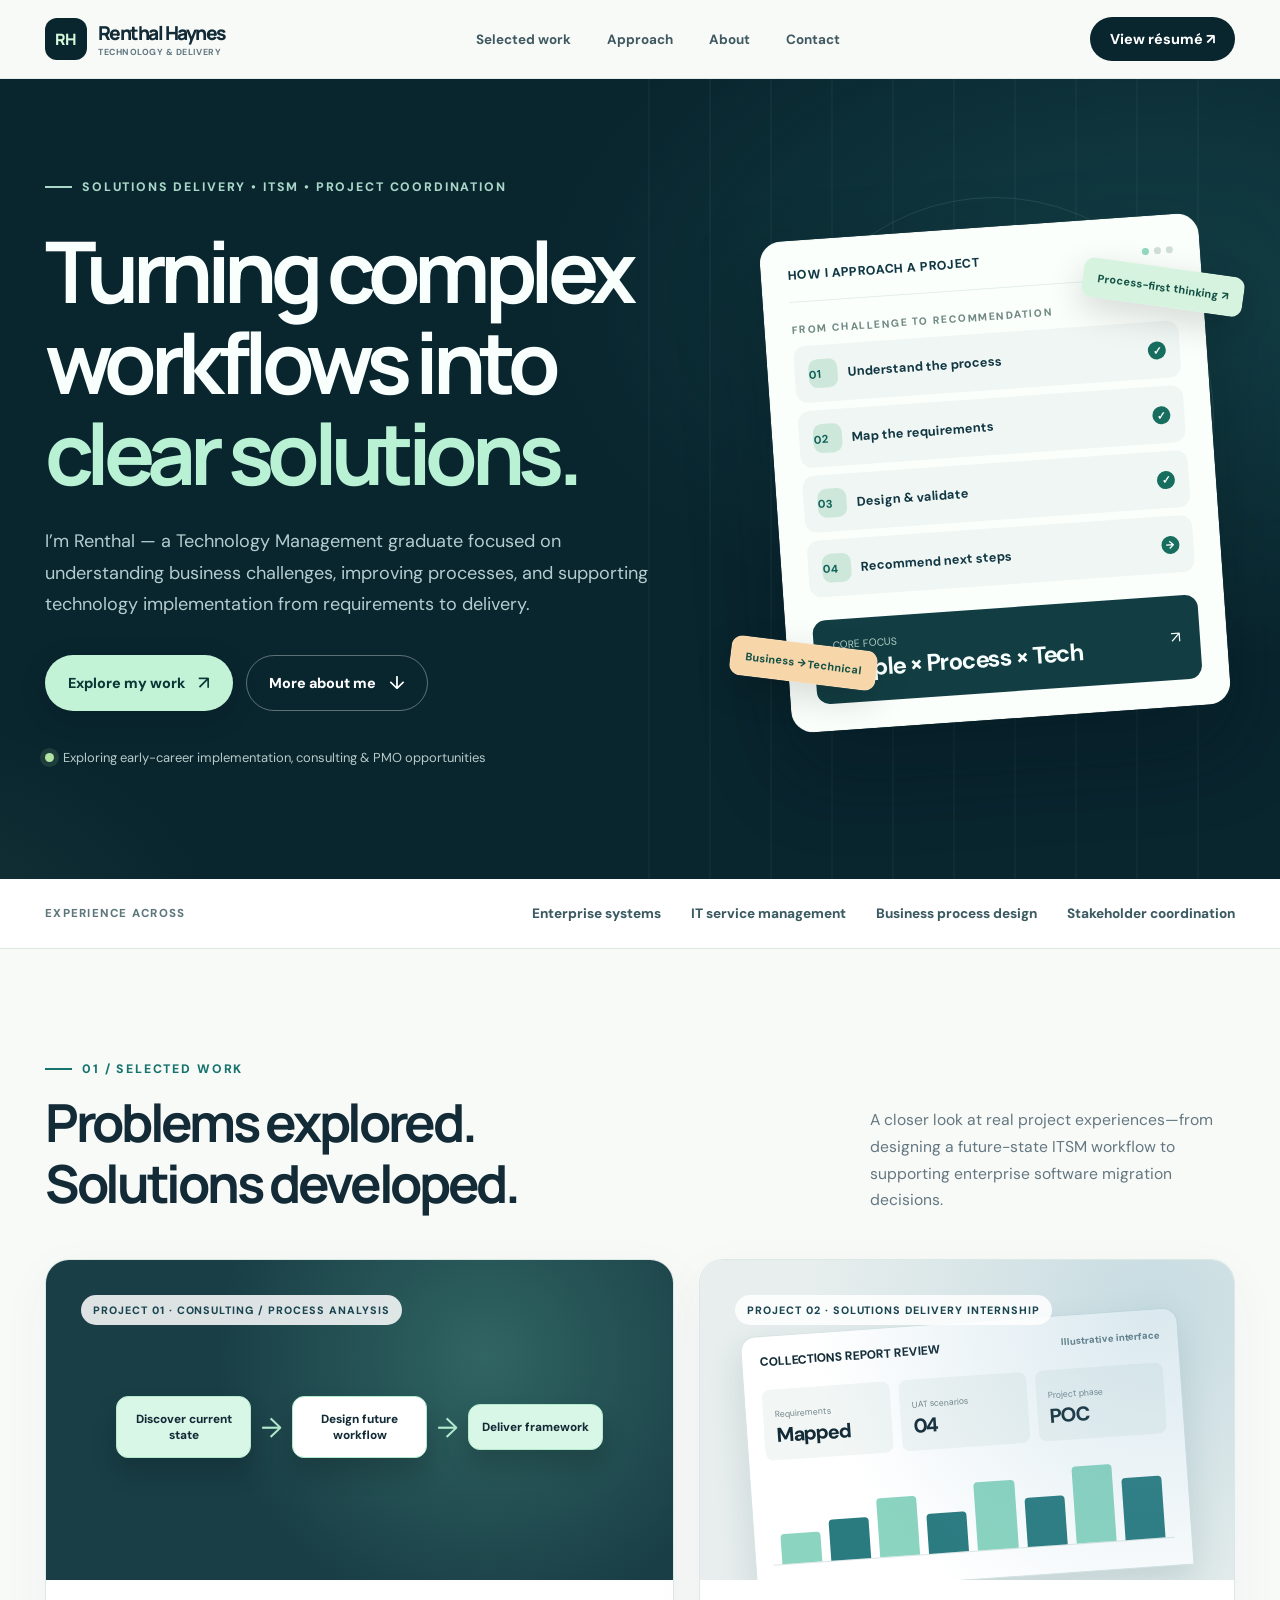
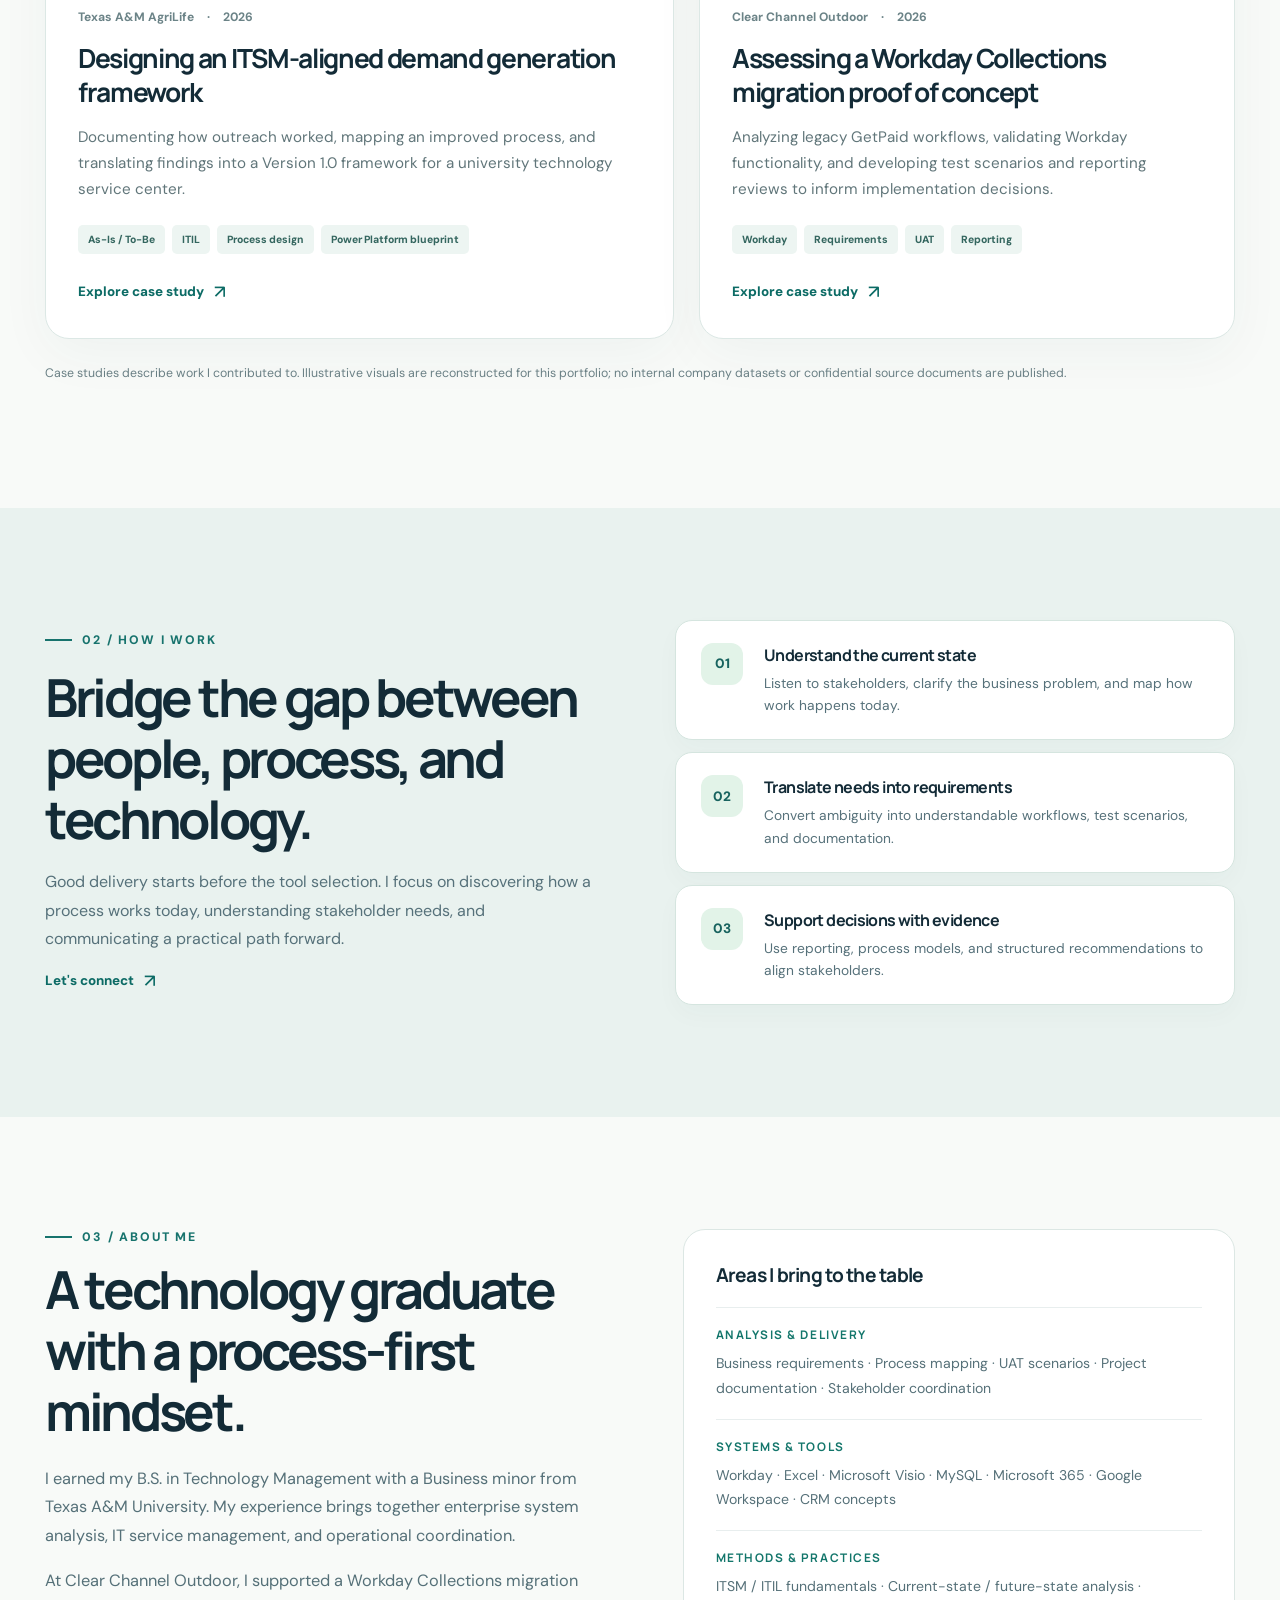
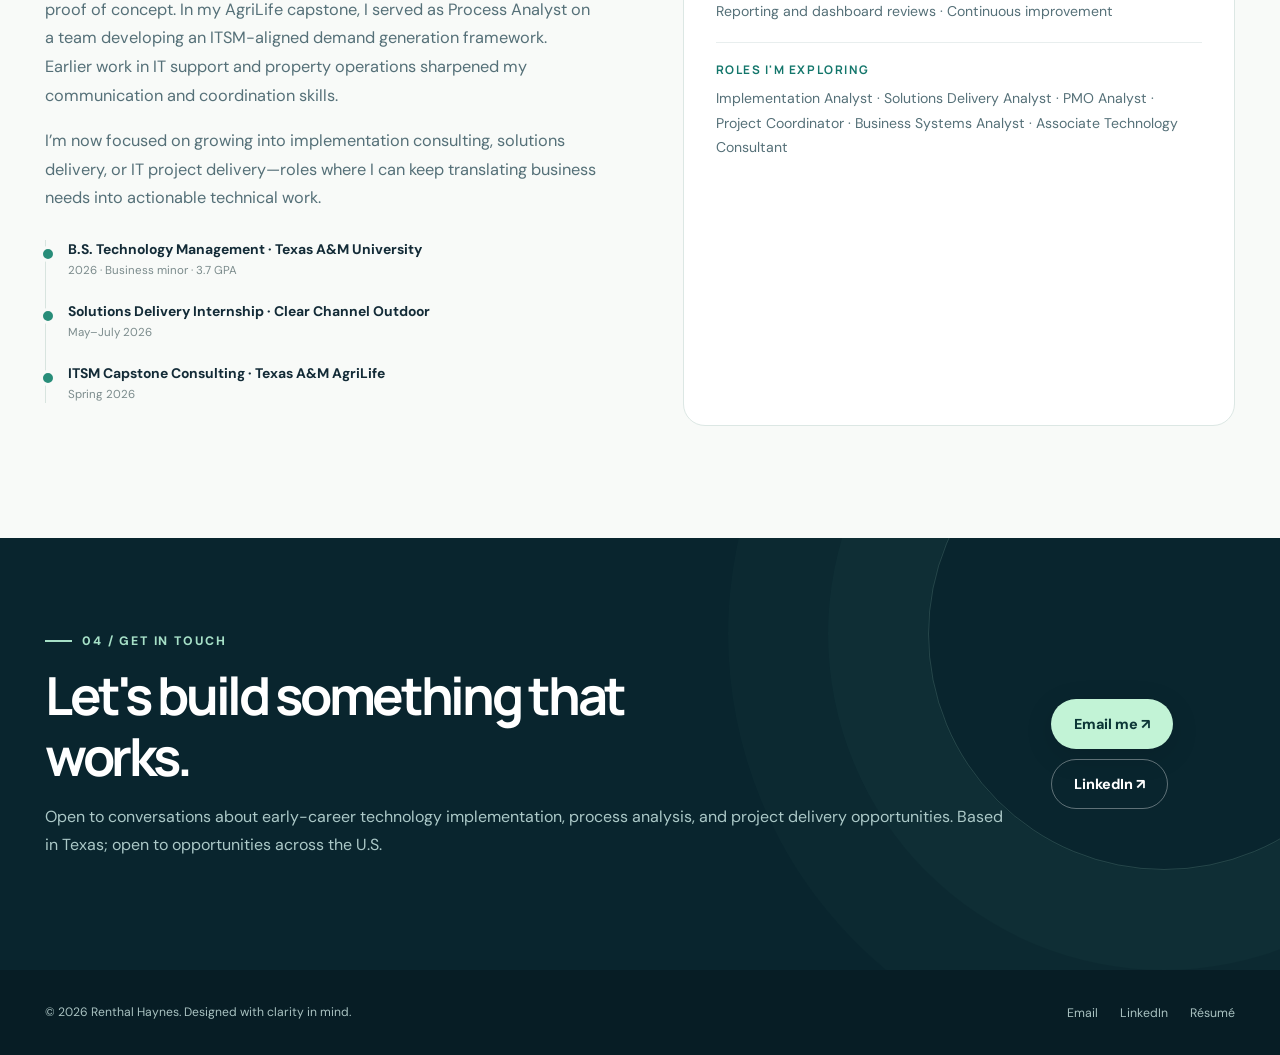
<file: index.html>
<!DOCTYPE html><html lang="en"><head><meta charset="utf-8"><meta name="viewport" content="width=device-width,initial-scale=1"><meta name="description" content="Renthal Haynes — technology management graduate focused on solutions delivery, business process analysis, implementation and project coordination. Explore selected consulting and implementation work."><meta name="theme-color" content="#09252e"><title>Renthal Haynes | Solutions Delivery & Process Analysis</title><link rel="icon" href="assets/favicon.svg" type="image/svg+xml"><link rel="stylesheet" href="styles.css"></head><body>
<a class="skip-link" href="#main">Skip to main content</a>
<header class="site-header"><div class="container nav-wrap"><a class="brand" href="index.html" aria-label="Renthal Haynes home"><span class="brand-mark">RH</span><span>Renthal Haynes<small>Technology &amp; Delivery</small></span></a><nav class="nav-links" id="site-menu" aria-label="Primary navigation"><a href="#work">Selected work</a><a href="#approach">Approach</a><a href="#about">About</a><a href="#contact">Contact</a></nav><div class="header-right"><a class="nav-cta" href="assets/Renthal_Haynes_Solutions_Project_Delivery_Resume.pdf" target="_blank" rel="noopener">View résumé ↗</a><button type="button" class="menu-btn" aria-controls="site-menu" aria-expanded="false" aria-label="Open navigation">☰</button></div></div></header>
<main id="main"><section class="hero"><div class="container hero-inner"><div><div class="eyebrow">Solutions delivery • ITSM • project coordination</div><h1>Turning complex workflows into <span class="accent">clear solutions.</span></h1><p class="hero-desc">I’m Renthal — a Technology Management graduate focused on understanding business challenges, improving processes, and supporting technology implementation from requirements to delivery.</p><div class="hero-buttons"><a href="#work" class="btn btn-primary">Explore my work <span class="icon-arrow">↗</span></a><a href="#about" class="btn btn-outline">More about me <span class="icon-arrow">↓</span></a></div><div class="availability">Exploring early-career implementation, consulting &amp; PMO opportunities</div></div><div class="hero-art" aria-label="Illustration of a three-step delivery process"><div class="orbit" aria-hidden="true"></div><div class="board"><div class="board-top"><span class="board-title">HOW I APPROACH A PROJECT</span><span class="board-dots" aria-hidden="true"><i></i><i></i><i></i></span></div><div class="board-label">From challenge to recommendation</div><div class="board-step"><span><span class="step-num">01</span> Understand the process</span><span class="tick">✓</span></div><div class="board-step"><span><span class="step-num">02</span> Map the requirements</span><span class="tick">✓</span></div><div class="board-step"><span><span class="step-num">03</span> Design &amp; validate</span><span class="tick">✓</span></div><div class="board-step"><span><span class="step-num">04</span> Recommend next steps</span><span class="tick">→</span></div><div class="board-bottom"><div><small>CORE FOCUS</small><strong>People × Process × Tech</strong></div><span aria-hidden="true">↗</span></div></div><div class="float-tag">Process-first thinking ↗</div><div class="float-tag secondary">Business → Technical</div></div></div></section>
<div class="divider-strip"><div class="container proof-strip"><span>Experience across</span><div class="proof-list"><span>Enterprise systems</span><span>IT service management</span><span>Business process design</span><span>Stakeholder coordination</span></div></div></div>
<section class="section" id="work"><div class="container"><div class="section-head"><div><div class="eyebrow small-label">01 / Selected work</div><h2>Problems explored.<br>Solutions developed.</h2></div><p class="section-side">A closer look at real project experiences—from designing a future-state ITSM workflow to supporting enterprise software migration decisions.</p></div><div class="project-grid">
<article class="project-card"><div class="project-visual"><span class="chip">Project 01 · Consulting / Process analysis</span><div class="process-art" aria-hidden="true"><span class="process-node">Discover current state</span><span class="process-arrow">→</span><span class="process-node">Design future workflow</span><span class="process-arrow">→</span><span class="process-node">Deliver framework</span></div></div><div class="project-content"><div class="project-meta"><span>Texas A&amp;M AgriLife</span><span>2026</span></div><h3>Designing an ITSM-aligned demand generation framework</h3><p>Documenting how outreach worked, mapping an improved process, and translating findings into a Version 1.0 framework for a university technology service center.</p><div class="tags"><span>As-Is / To-Be</span><span>ITIL</span><span>Process design</span><span>Power Platform blueprint</span></div><a href="agrilife.html" class="text-link">Explore case study <span class="icon-arrow">↗</span></a></div></article>
<article class="project-card"><div class="project-visual workday"><span class="chip">Project 02 · Solutions delivery internship</span><div class="dashboard-art" aria-hidden="true"><div class="dash-header">COLLECTIONS REPORT REVIEW <span>Illustrative interface</span></div><div class="dash-cards"><div class="dash-tile"><small>Requirements</small><strong>Mapped</strong></div><div class="dash-tile"><small>UAT scenarios</small><strong>04</strong></div><div class="dash-tile"><small>Project phase</small><strong>POC</strong></div></div><div class="dash-bars"><i style="height:35%"></i><i style="height:48%"></i><i style="height:69%"></i><i style="height:46%"></i><i style="height:79%"></i><i style="height:57%"></i><i style="height:89%"></i><i style="height:72%"></i></div></div></div><div class="project-content"><div class="project-meta"><span>Clear Channel Outdoor</span><span>2026</span></div><h3>Assessing a Workday Collections migration proof of concept</h3><p>Analyzing legacy GetPaid workflows, validating Workday functionality, and developing test scenarios and reporting reviews to inform implementation decisions.</p><div class="tags"><span>Workday</span><span>Requirements</span><span>UAT</span><span>Reporting</span></div><a href="workday.html" class="text-link">Explore case study <span class="icon-arrow">↗</span></a></div></article>
</div><p class="notice">Case studies describe work I contributed to. Illustrative visuals are reconstructed for this portfolio; no internal company datasets or confidential source documents are published.</p></div></section>
<section id="approach" class="section approach"><div class="container approach-grid"><div><div class="eyebrow small-label">02 / How I work</div><h2>Bridge the gap between people, process, and technology.</h2><p>Good delivery starts before the tool selection. I focus on discovering how a process works today, understanding stakeholder needs, and communicating a practical path forward.</p><a href="#contact" class="text-link">Let's connect <span class="icon-arrow">↗</span></a></div><div class="principles"><div class="principle"><span>01</span><div><h3>Understand the current state</h3><p>Listen to stakeholders, clarify the business problem, and map how work happens today.</p></div></div><div class="principle"><span>02</span><div><h3>Translate needs into requirements</h3><p>Convert ambiguity into understandable workflows, test scenarios, and documentation.</p></div></div><div class="principle"><span>03</span><div><h3>Support decisions with evidence</h3><p>Use reporting, process models, and structured recommendations to align stakeholders.</p></div></div></div></div></section>
<section class="section about" id="about"><div class="container about-grid"><div><div class="eyebrow small-label">03 / About me</div><h2>A technology graduate with a process-first mindset.</h2><p>I earned my B.S. in Technology Management with a Business minor from Texas A&amp;M University. My experience brings together enterprise system analysis, IT service management, and operational coordination.</p><p>At Clear Channel Outdoor, I supported a Workday Collections migration proof of concept. In my AgriLife capstone, I served as Process Analyst on a team developing an ITSM-aligned demand generation framework. Earlier work in IT support and property operations sharpened my communication and coordination skills.</p><p>I’m now focused on growing into implementation consulting, solutions delivery, or IT project delivery—roles where I can keep translating business needs into actionable technical work.</p><div class="experience-line"><div class="experience-item"><strong>B.S. Technology Management · Texas A&amp;M University</strong><small>2026 · Business minor · 3.7 GPA</small></div><div class="experience-item"><strong>Solutions Delivery Internship · Clear Channel Outdoor</strong><small>May–July 2026</small></div><div class="experience-item"><strong>ITSM Capstone Consulting · Texas A&amp;M AgriLife</strong><small>Spring 2026</small></div></div></div><div class="skill-box"><h3>Areas I bring to the table</h3><div class="skill-group"><h4>Analysis &amp; delivery</h4><p>Business requirements · Process mapping · UAT scenarios · Project documentation · Stakeholder coordination</p></div><div class="skill-group"><h4>Systems &amp; tools</h4><p>Workday · Excel · Microsoft Visio · MySQL · Microsoft 365 · Google Workspace · CRM concepts</p></div><div class="skill-group"><h4>Methods &amp; practices</h4><p>ITSM / ITIL fundamentals · Current-state / future-state analysis · Reporting and dashboard reviews · Continuous improvement</p></div><div class="skill-group"><h4>Roles I'm exploring</h4><p>Implementation Analyst · Solutions Delivery Analyst · PMO Analyst · Project Coordinator · Business Systems Analyst · Associate Technology Consultant</p></div></div></div></section>
<section class="cta-section" id="contact"><div class="container cta-content"><div><div class="eyebrow" style="color:#a6e0c7">04 / Get in touch</div><h2>Let's build something that works.</h2><p>Open to conversations about early-career technology implementation, process analysis, and project delivery opportunities. Based in Texas; open to opportunities across the U.S.</p></div><div class="contact-actions"><a class="btn btn-primary" href="mailto:renthalhaynes@gmail.com?subject=Portfolio%20inquiry">Email me ↗</a><a class="btn btn-outline" href="https://www.linkedin.com/in/renthal-haynes-ii/" target="_blank" rel="noopener noreferrer">LinkedIn ↗</a></div></div></section></main>
<footer class="footer"><div class="container footer-inner"><p>© <span data-year>2026</span> Renthal Haynes. Designed with clarity in mind.</p><div class="footer-links"><a href="mailto:renthalhaynes@gmail.com">Email</a><a href="https://www.linkedin.com/in/renthal-haynes-ii/" target="_blank" rel="noopener noreferrer">LinkedIn</a><a href="assets/Renthal_Haynes_Solutions_Project_Delivery_Resume.pdf" target="_blank" rel="noopener">Résumé</a></div></div></footer><script src="script.js" defer></script></body></html>
</file>
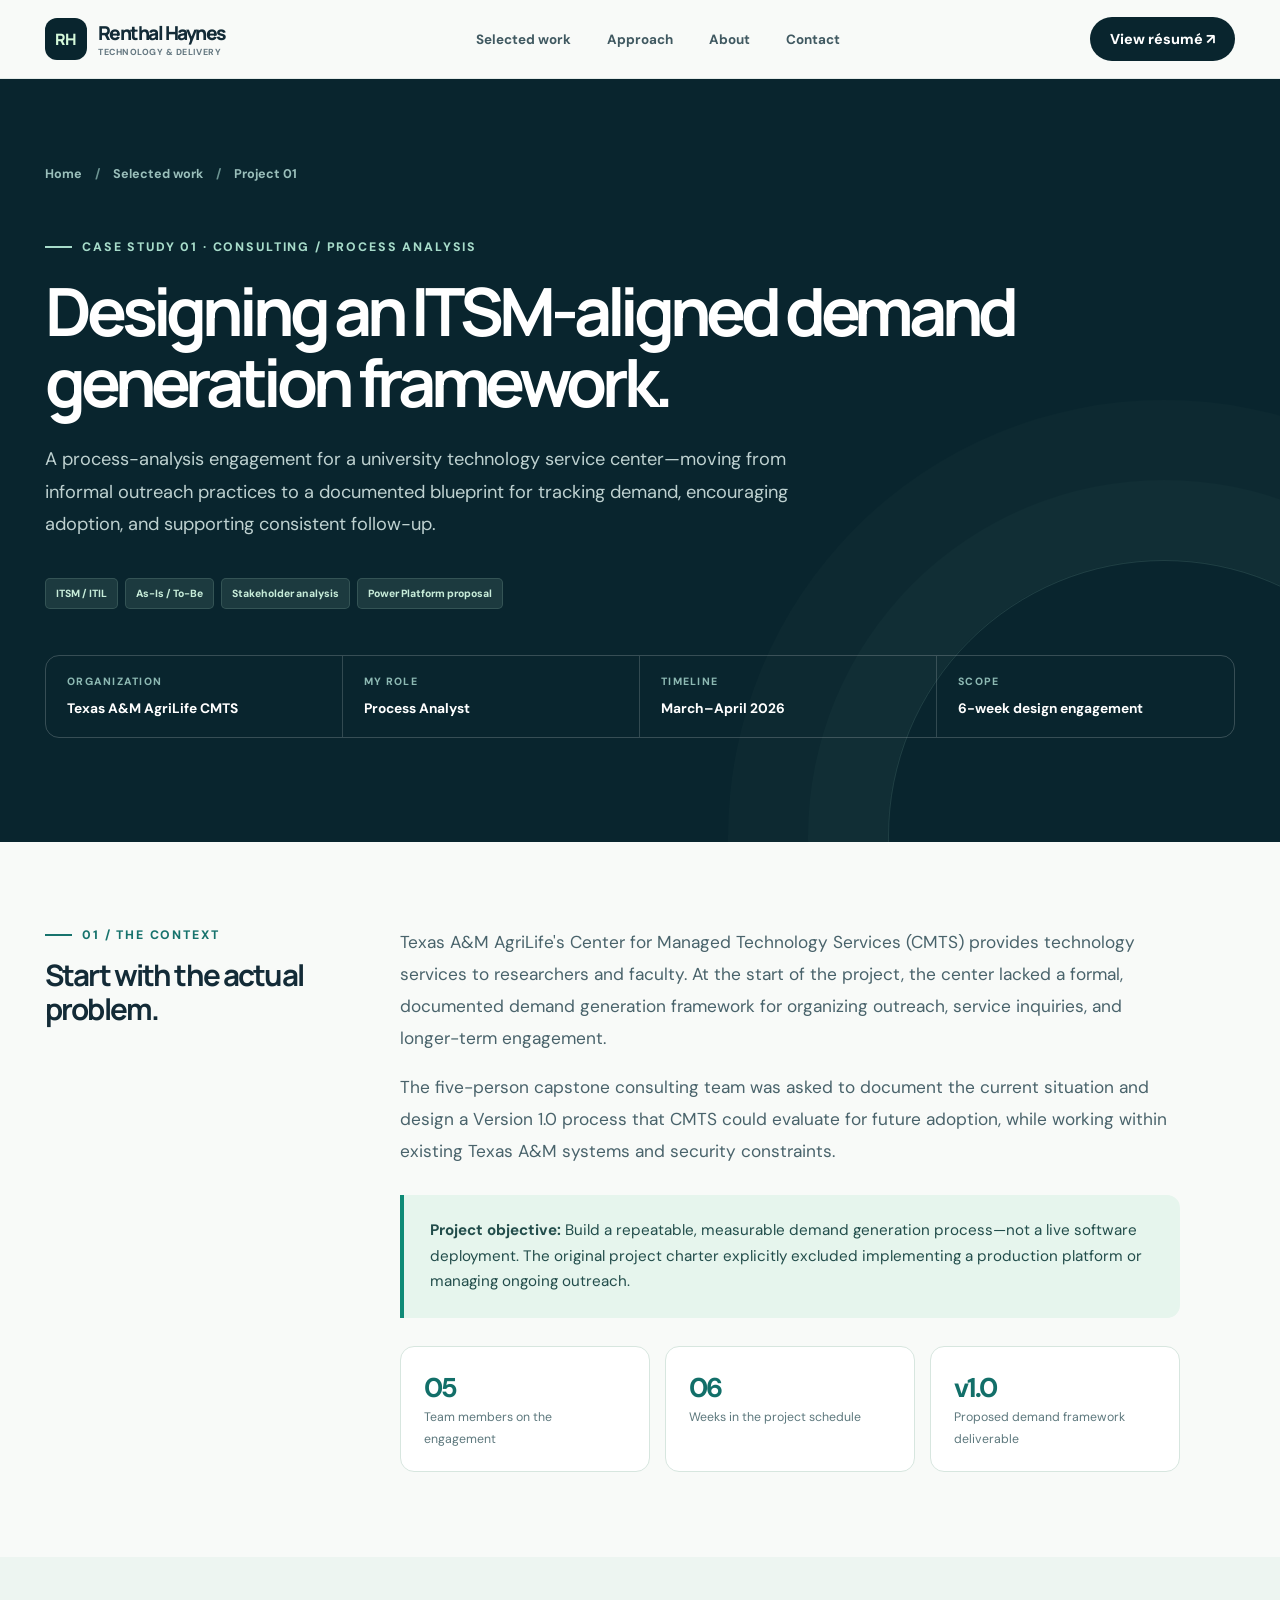
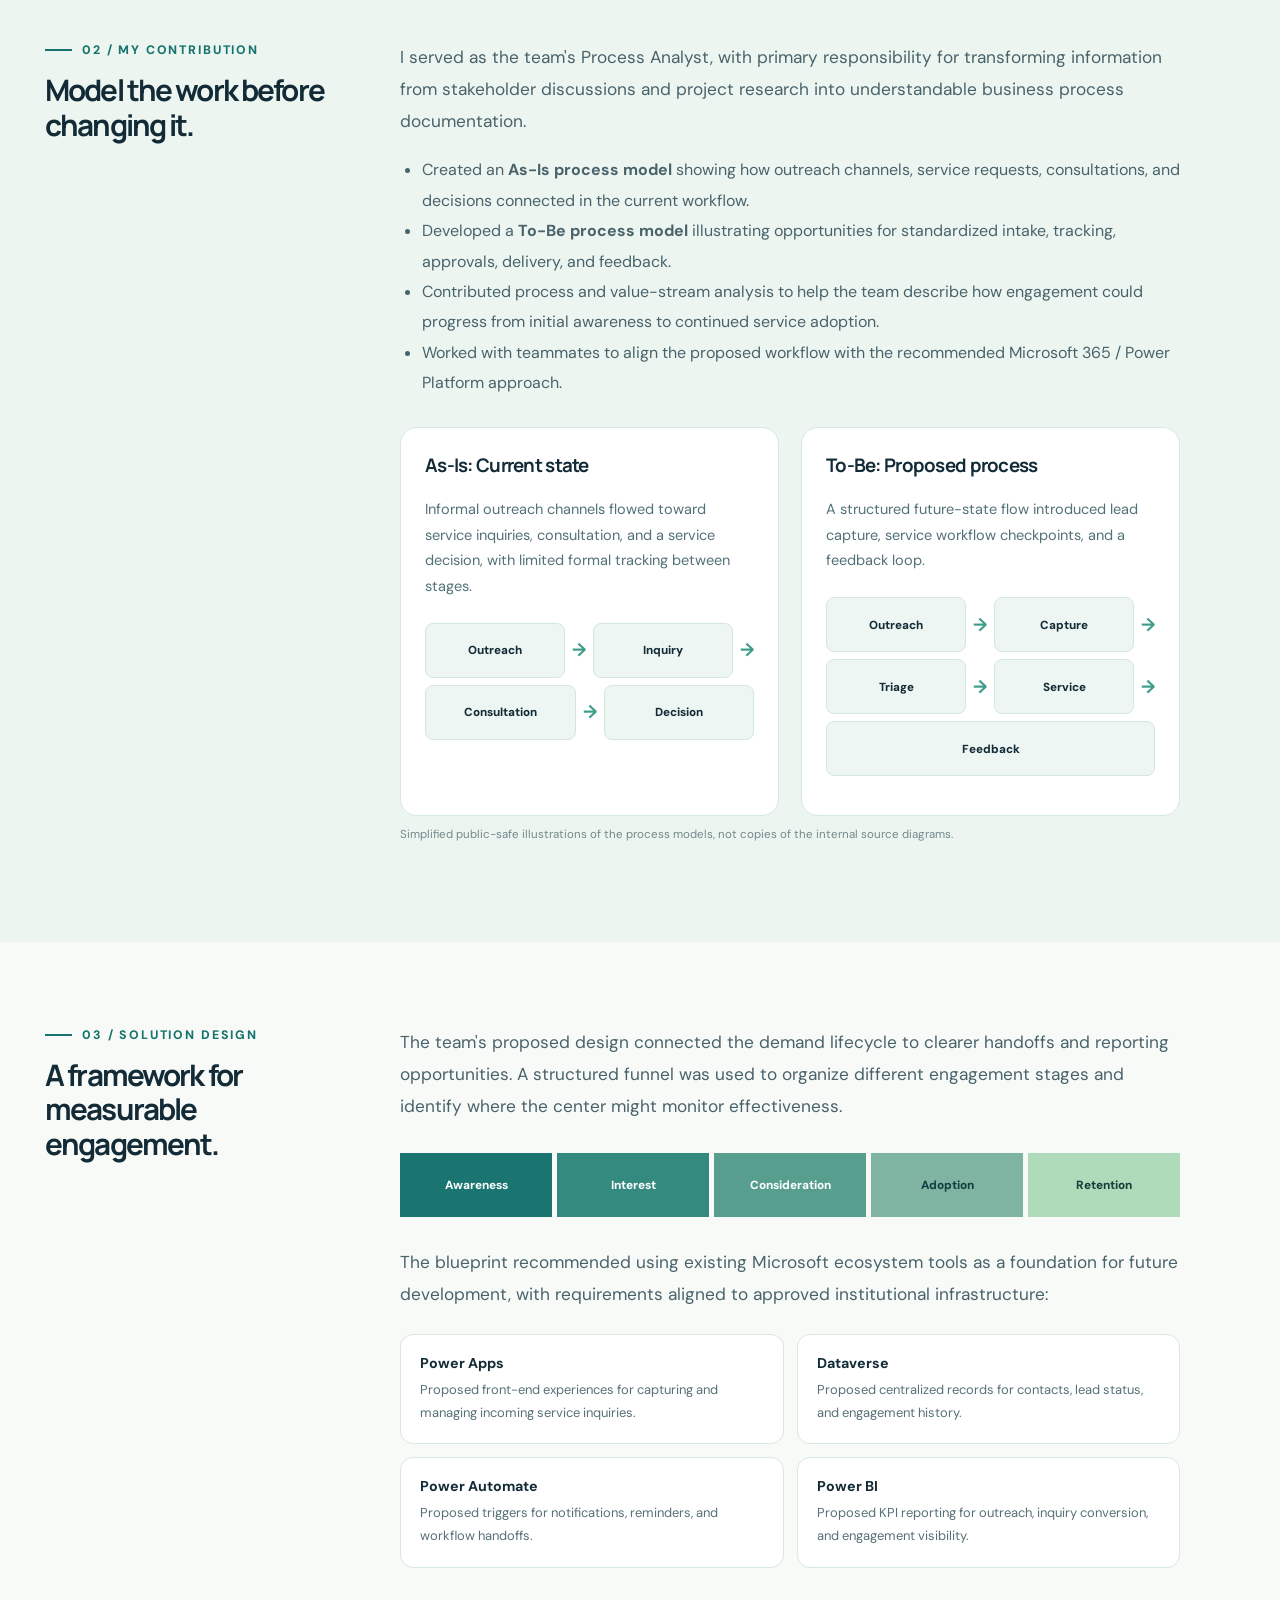
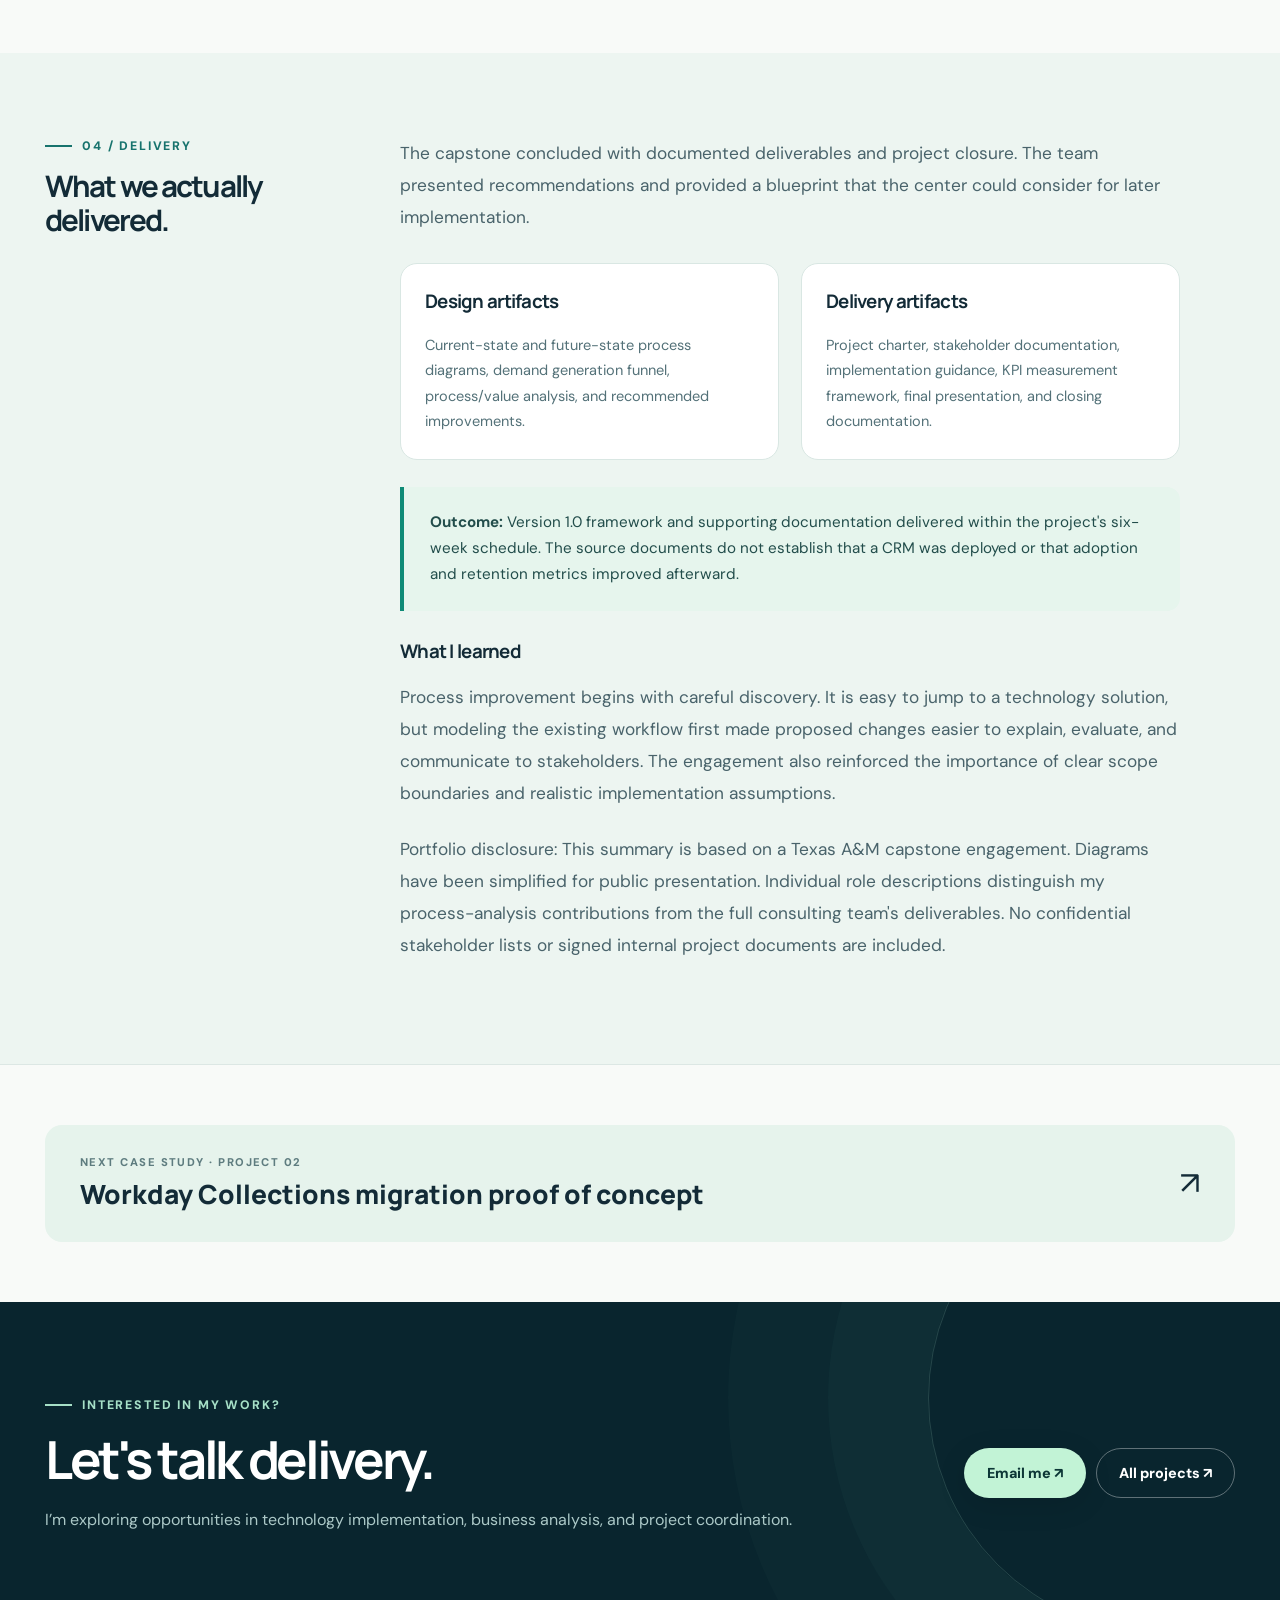
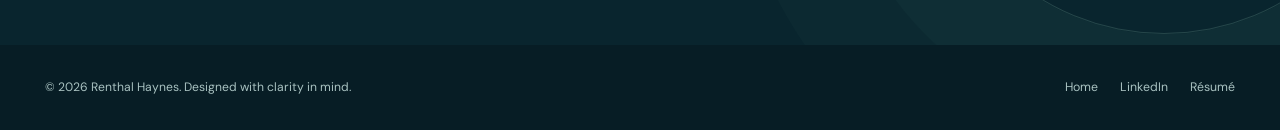
<file: agrilife.html>
<!DOCTYPE html><html lang="en"><head><meta charset="utf-8"><meta name="viewport" content="width=device-width,initial-scale=1"><meta name="description" content="A case study in ITSM-aligned demand generation, business process analysis, and future-state solution design for Texas A&M AgriLife CMTS."><meta name="theme-color" content="#09252e"><title>AgriLife ITSM Case Study | Renthal Haynes</title><link rel="icon" href="assets/favicon.svg" type="image/svg+xml"><link rel="stylesheet" href="styles.css"></head><body>
<a class="skip-link" href="#main">Skip to main content</a><header class="site-header"><div class="container nav-wrap"><a class="brand" href="index.html"><span class="brand-mark">RH</span><span>Renthal Haynes<small>Technology &amp; Delivery</small></span></a><nav class="nav-links" id="site-menu" aria-label="Primary navigation"><a href="index.html#work">Selected work</a><a href="index.html#approach">Approach</a><a href="index.html#about">About</a><a href="index.html#contact">Contact</a></nav><div class="header-right"><a class="nav-cta" href="assets/Renthal_Haynes_Solutions_Project_Delivery_Resume.pdf" target="_blank" rel="noopener">View résumé ↗</a><button type="button" class="menu-btn" aria-controls="site-menu" aria-expanded="false" aria-label="Open navigation">☰</button></div></div></header>
<main id="main"><section class="case-hero"><div class="container"><div class="crumbs"><a href="index.html">Home</a><span>/</span><a href="index.html#work">Selected work</a><span>/</span>Project 01</div><div class="eyebrow">Case study 01 · Consulting / Process analysis</div><h1>Designing an ITSM-aligned demand generation framework.</h1><p class="lede">A process-analysis engagement for a university technology service center—moving from informal outreach practices to a documented blueprint for tracking demand, encouraging adoption, and supporting consistent follow-up.</p><div class="tags"><span>ITSM / ITIL</span><span>As-Is / To-Be</span><span>Stakeholder analysis</span><span>Power Platform proposal</span></div><div class="case-facts"><div class="case-fact"><small>Organization</small><strong>Texas A&amp;M AgriLife CMTS</strong></div><div class="case-fact"><small>My role</small><strong>Process Analyst</strong></div><div class="case-fact"><small>Timeline</small><strong>March–April 2026</strong></div><div class="case-fact"><small>Scope</small><strong>6-week design engagement</strong></div></div></div></section>
<section class="case-section"><div class="container case-row"><div class="case-side"><div class="eyebrow small-label">01 / The context</div><h2>Start with the actual problem.</h2></div><div class="case-main"><p>Texas A&amp;M AgriLife's Center for Managed Technology Services (CMTS) provides technology services to researchers and faculty. At the start of the project, the center lacked a formal, documented demand generation framework for organizing outreach, service inquiries, and longer-term engagement.</p><p>The five-person capstone consulting team was asked to document the current situation and design a Version 1.0 process that CMTS could evaluate for future adoption, while working within existing Texas A&amp;M systems and security constraints.</p><div class="callout"><strong>Project objective:</strong> Build a repeatable, measurable demand generation process—not a live software deployment. The original project charter explicitly excluded implementing a production platform or managing ongoing outreach.</div><div class="metric-cards"><div class="metric-card"><strong>05</strong><span>Team members on the engagement</span></div><div class="metric-card"><strong>06</strong><span>Weeks in the project schedule</span></div><div class="metric-card"><strong>v1.0</strong><span>Proposed demand framework deliverable</span></div></div></div></div></section>
<section class="case-section alt"><div class="container case-row"><div class="case-side"><div class="eyebrow small-label">02 / My contribution</div><h2>Model the work before changing it.</h2></div><div class="case-main"><p>I served as the team's Process Analyst, with primary responsibility for transforming information from stakeholder discussions and project research into understandable business process documentation.</p><ul><li>Created an <strong>As-Is process model</strong> showing how outreach channels, service requests, consultations, and decisions connected in the current workflow.</li><li>Developed a <strong>To-Be process model</strong> illustrating opportunities for standardized intake, tracking, approvals, delivery, and feedback.</li><li>Contributed process and value-stream analysis to help the team describe how engagement could progress from initial awareness to continued service adoption.</li><li>Worked with teammates to align the proposed workflow with the recommended Microsoft 365 / Power Platform approach.</li></ul><div class="case-duo"><div class="case-panel"><h3>As-Is: Current state</h3><p>Informal outreach channels flowed toward service inquiries, consultation, and a service decision, with limited formal tracking between stages.</p><div class="flow-simple" role="img" aria-label="Simplified current workflow: Outreach to inquiry to consultation to decision"><span>Outreach</span><b>→</b><span>Inquiry</span><b>→</b><span>Consultation</span><b>→</b><span>Decision</span></div></div><div class="case-panel"><h3>To-Be: Proposed process</h3><p>A structured future-state flow introduced lead capture, service workflow checkpoints, and a feedback loop.</p><div class="flow-simple" role="img" aria-label="Simplified future workflow: Outreach to capture to triage to service to feedback"><span>Outreach</span><b>→</b><span>Capture</span><b>→</b><span>Triage</span><b>→</b><span>Service</span><b>→</b><span>Feedback</span></div></div></div><p class="figcaption">Simplified public-safe illustrations of the process models, not copies of the internal source diagrams.</p></div></div></section>
<section class="case-section"><div class="container case-row"><div class="case-side"><div class="eyebrow small-label">03 / Solution design</div><h2>A framework for measurable engagement.</h2></div><div class="case-main"><p>The team's proposed design connected the demand lifecycle to clearer handoffs and reporting opportunities. A structured funnel was used to organize different engagement stages and identify where the center might monitor effectiveness.</p><div class="funnel" role="img" aria-label="Proposed demand funnel: awareness, interest, consideration, adoption, retention"><div>Awareness</div><div>Interest</div><div>Consideration</div><div>Adoption</div><div>Retention</div></div><p>The blueprint recommended using existing Microsoft ecosystem tools as a foundation for future development, with requirements aligned to approved institutional infrastructure:</p><div class="tools-grid"><div class="tool-item"><strong>Power Apps</strong><p>Proposed front-end experiences for capturing and managing incoming service inquiries.</p></div><div class="tool-item"><strong>Dataverse</strong><p>Proposed centralized records for contacts, lead status, and engagement history.</p></div><div class="tool-item"><strong>Power Automate</strong><p>Proposed triggers for notifications, reminders, and workflow handoffs.</p></div><div class="tool-item"><strong>Power BI</strong><p>Proposed KPI reporting for outreach, inquiry conversion, and engagement visibility.</p></div></div></div></div></section>
<section class="case-section alt"><div class="container case-row"><div class="case-side"><div class="eyebrow small-label">04 / Delivery</div><h2>What we actually delivered.</h2></div><div class="case-main"><p>The capstone concluded with documented deliverables and project closure. The team presented recommendations and provided a blueprint that the center could consider for later implementation.</p><div class="case-duo"><div class="case-panel"><h3>Design artifacts</h3><p>Current-state and future-state process diagrams, demand generation funnel, process/value analysis, and recommended improvements.</p></div><div class="case-panel"><h3>Delivery artifacts</h3><p>Project charter, stakeholder documentation, implementation guidance, KPI measurement framework, final presentation, and closing documentation.</p></div></div><div class="callout"><strong>Outcome:</strong> Version 1.0 framework and supporting documentation delivered within the project's six-week schedule. The source documents do not establish that a CRM was deployed or that adoption and retention metrics improved afterward.</div><h3>What I learned</h3><p>Process improvement begins with careful discovery. It is easy to jump to a technology solution, but modeling the existing workflow first made proposed changes easier to explain, evaluate, and communicate to stakeholders. The engagement also reinforced the importance of clear scope boundaries and realistic implementation assumptions.</p><p class="notice">Portfolio disclosure: This summary is based on a Texas A&amp;M capstone engagement. Diagrams have been simplified for public presentation. Individual role descriptions distinguish my process-analysis contributions from the full consulting team's deliverables. No confidential stakeholder lists or signed internal project documents are included.</p></div></div></section>
<div class="next-project"><div class="container"><a href="workday.html"><span><small>Next case study · Project 02</small><strong>Workday Collections migration proof of concept</strong></span><span style="font-size:2rem" aria-hidden="true">↗</span></a></div></div>
<section class="cta-section" id="contact"><div class="container cta-content"><div><div class="eyebrow" style="color:#a6e0c7">Interested in my work?</div><h2>Let's talk delivery.</h2><p>I’m exploring opportunities in technology implementation, business analysis, and project coordination.</p></div><div class="contact-actions"><a class="btn btn-primary" href="mailto:renthalhaynes@gmail.com?subject=Portfolio%20inquiry">Email me ↗</a><a class="btn btn-outline" href="index.html#work">All projects ↗</a></div></div></section></main>
<footer class="footer"><div class="container footer-inner"><p>© <span data-year>2026</span> Renthal Haynes. Designed with clarity in mind.</p><div class="footer-links"><a href="index.html">Home</a><a href="https://www.linkedin.com/in/renthal-haynes-ii/" target="_blank" rel="noopener noreferrer">LinkedIn</a><a href="assets/Renthal_Haynes_Solutions_Project_Delivery_Resume.pdf" target="_blank" rel="noopener">Résumé</a></div></div></footer><script src="script.js" defer></script></body></html>
</file>
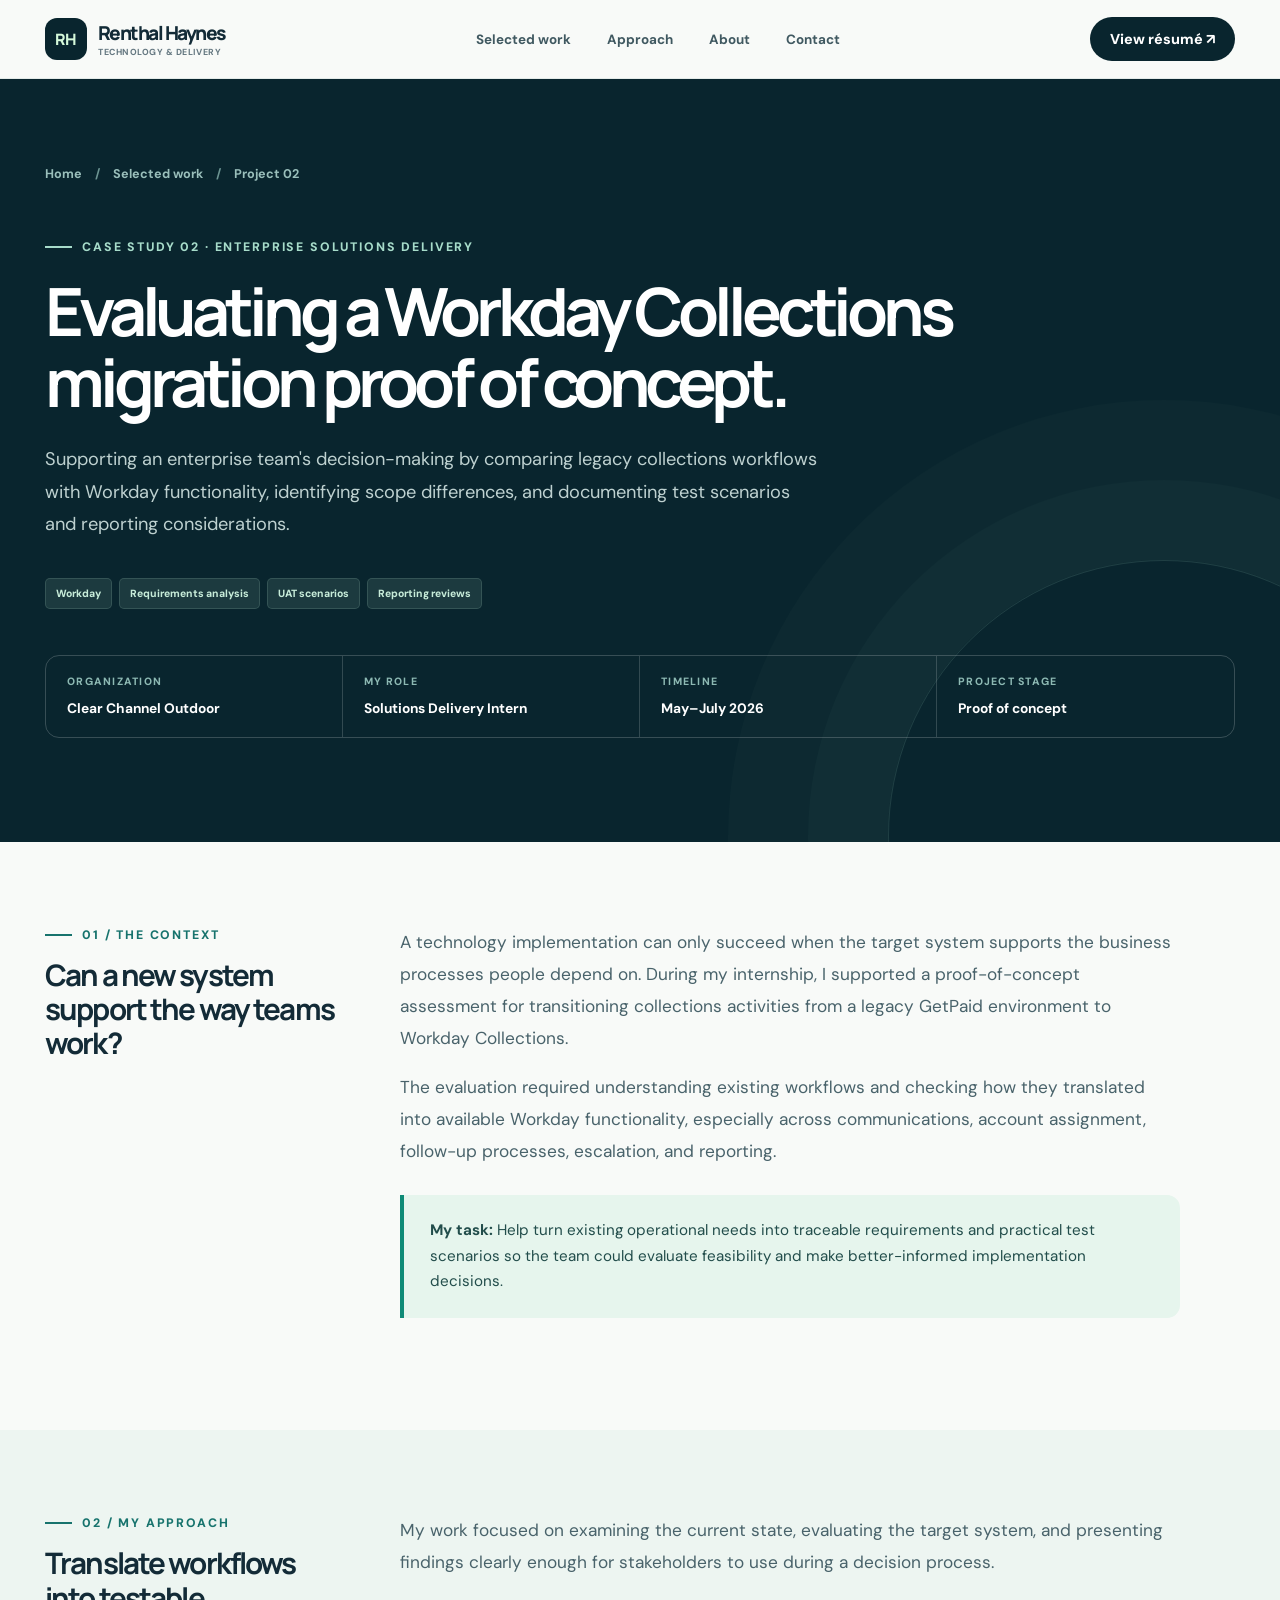
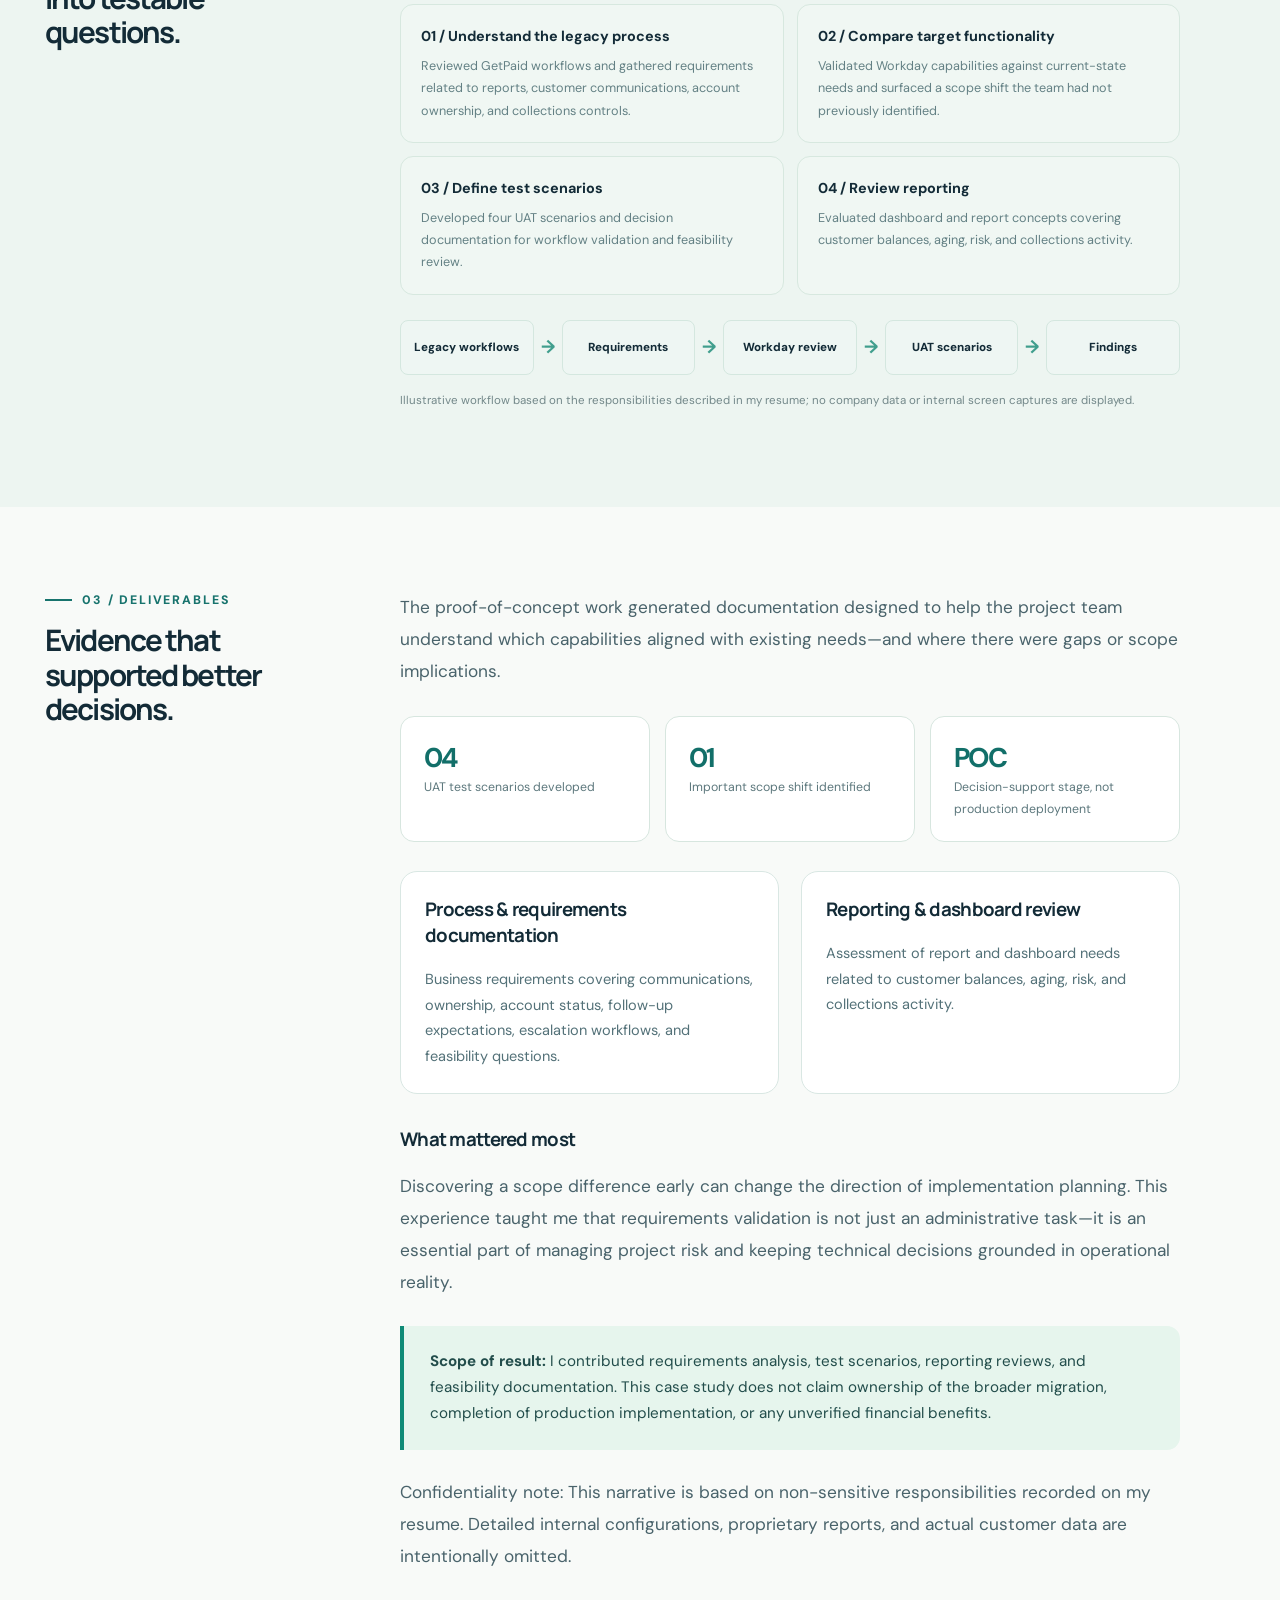
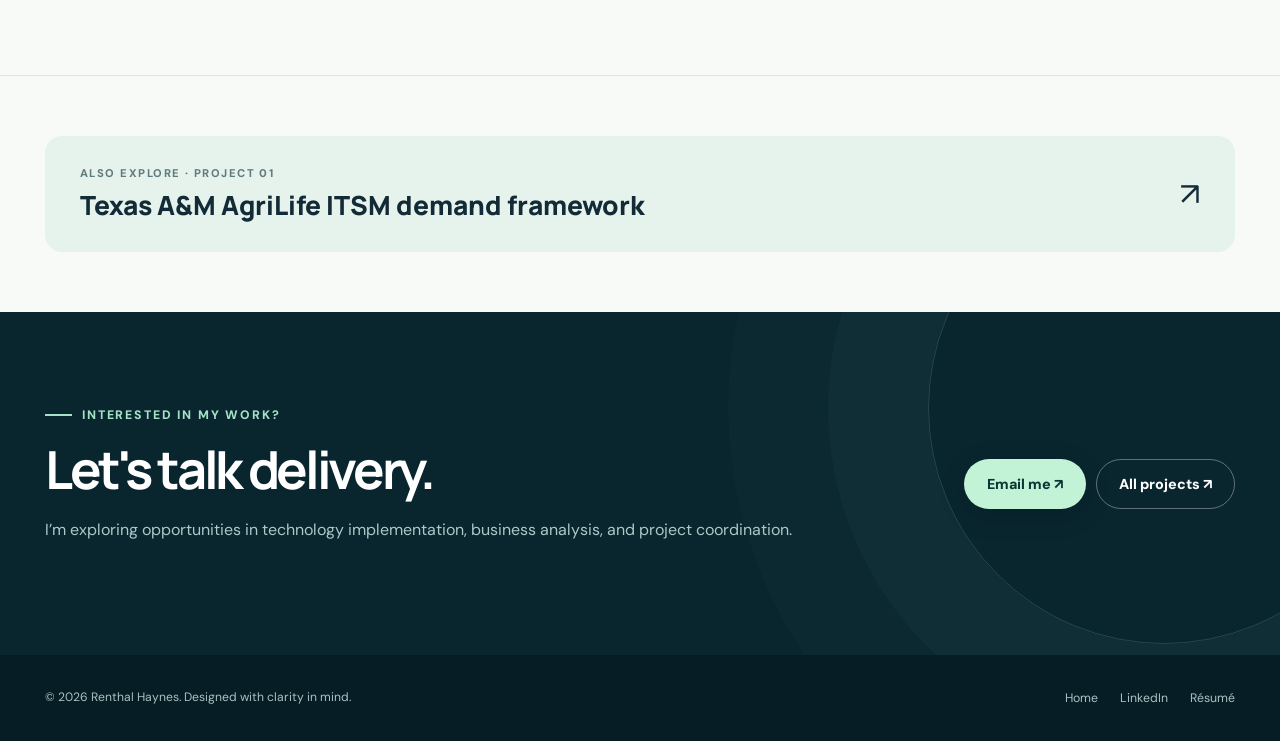
<file: workday.html>
<!DOCTYPE html><html lang="en"><head><meta charset="utf-8"><meta name="viewport" content="width=device-width,initial-scale=1"><meta name="description" content="Workday Collections migration proof-of-concept case study: legacy workflow analysis, requirements, UAT scenarios and reporting reviews."><meta name="theme-color" content="#09252e"><title>Workday Implementation Case Study | Renthal Haynes</title><link rel="icon" href="assets/favicon.svg" type="image/svg+xml"><link rel="stylesheet" href="styles.css"></head><body>
<a class="skip-link" href="#main">Skip to main content</a><header class="site-header"><div class="container nav-wrap"><a class="brand" href="index.html"><span class="brand-mark">RH</span><span>Renthal Haynes<small>Technology &amp; Delivery</small></span></a><nav class="nav-links" id="site-menu" aria-label="Primary navigation"><a href="index.html#work">Selected work</a><a href="index.html#approach">Approach</a><a href="index.html#about">About</a><a href="index.html#contact">Contact</a></nav><div class="header-right"><a class="nav-cta" href="assets/Renthal_Haynes_Solutions_Project_Delivery_Resume.pdf" target="_blank" rel="noopener">View résumé ↗</a><button type="button" class="menu-btn" aria-controls="site-menu" aria-expanded="false" aria-label="Open navigation">☰</button></div></div></header>
<main id="main"><section class="case-hero"><div class="container"><div class="crumbs"><a href="index.html">Home</a><span>/</span><a href="index.html#work">Selected work</a><span>/</span>Project 02</div><div class="eyebrow">Case study 02 · Enterprise solutions delivery</div><h1>Evaluating a Workday Collections migration proof of concept.</h1><p class="lede">Supporting an enterprise team's decision-making by comparing legacy collections workflows with Workday functionality, identifying scope differences, and documenting test scenarios and reporting considerations.</p><div class="tags"><span>Workday</span><span>Requirements analysis</span><span>UAT scenarios</span><span>Reporting reviews</span></div><div class="case-facts"><div class="case-fact"><small>Organization</small><strong>Clear Channel Outdoor</strong></div><div class="case-fact"><small>My role</small><strong>Solutions Delivery Intern</strong></div><div class="case-fact"><small>Timeline</small><strong>May–July 2026</strong></div><div class="case-fact"><small>Project stage</small><strong>Proof of concept</strong></div></div></div></section>
<section class="case-section"><div class="container case-row"><div class="case-side"><div class="eyebrow small-label">01 / The context</div><h2>Can a new system support the way teams work?</h2></div><div class="case-main"><p>A technology implementation can only succeed when the target system supports the business processes people depend on. During my internship, I supported a proof-of-concept assessment for transitioning collections activities from a legacy GetPaid environment to Workday Collections.</p><p>The evaluation required understanding existing workflows and checking how they translated into available Workday functionality, especially across communications, account assignment, follow-up processes, escalation, and reporting.</p><div class="callout"><strong>My task:</strong> Help turn existing operational needs into traceable requirements and practical test scenarios so the team could evaluate feasibility and make better-informed implementation decisions.</div></div></div></section>
<section class="case-section alt"><div class="container case-row"><div class="case-side"><div class="eyebrow small-label">02 / My approach</div><h2>Translate workflows into testable questions.</h2></div><div class="case-main"><p>My work focused on examining the current state, evaluating the target system, and presenting findings clearly enough for stakeholders to use during a decision process.</p><div class="workday-grid"><div class="workday-pillar"><strong>01 / Understand the legacy process</strong><p>Reviewed GetPaid workflows and gathered requirements related to reports, customer communications, account ownership, and collections controls.</p></div><div class="workday-pillar"><strong>02 / Compare target functionality</strong><p>Validated Workday capabilities against current-state needs and surfaced a scope shift the team had not previously identified.</p></div><div class="workday-pillar"><strong>03 / Define test scenarios</strong><p>Developed four UAT scenarios and decision documentation for workflow validation and feasibility review.</p></div><div class="workday-pillar"><strong>04 / Review reporting</strong><p>Evaluated dashboard and report concepts covering customer balances, aging, risk, and collections activity.</p></div></div><div class="flow-simple" role="img" aria-label="Illustrative evaluation sequence: legacy workflows to requirements to functionality review to UAT to recommendations"><span>Legacy workflows</span><b>→</b><span>Requirements</span><b>→</b><span>Workday review</span><b>→</b><span>UAT scenarios</span><b>→</b><span>Findings</span></div><p class="figcaption">Illustrative workflow based on the responsibilities described in my resume; no company data or internal screen captures are displayed.</p></div></div></section>
<section class="case-section"><div class="container case-row"><div class="case-side"><div class="eyebrow small-label">03 / Deliverables</div><h2>Evidence that supported better decisions.</h2></div><div class="case-main"><p>The proof-of-concept work generated documentation designed to help the project team understand which capabilities aligned with existing needs—and where there were gaps or scope implications.</p><div class="metric-cards"><div class="metric-card"><strong>04</strong><span>UAT test scenarios developed</span></div><div class="metric-card"><strong>01</strong><span>Important scope shift identified</span></div><div class="metric-card"><strong>POC</strong><span>Decision-support stage, not production deployment</span></div></div><div class="case-duo"><div class="case-panel"><h3>Process &amp; requirements documentation</h3><p>Business requirements covering communications, ownership, account status, follow-up expectations, escalation workflows, and feasibility questions.</p></div><div class="case-panel"><h3>Reporting &amp; dashboard review</h3><p>Assessment of report and dashboard needs related to customer balances, aging, risk, and collections activity.</p></div></div><h3 style="margin-top:32px">What mattered most</h3><p>Discovering a scope difference early can change the direction of implementation planning. This experience taught me that requirements validation is not just an administrative task—it is an essential part of managing project risk and keeping technical decisions grounded in operational reality.</p><div class="callout"><strong>Scope of result:</strong> I contributed requirements analysis, test scenarios, reporting reviews, and feasibility documentation. This case study does not claim ownership of the broader migration, completion of production implementation, or any unverified financial benefits.</div><p class="notice">Confidentiality note: This narrative is based on non-sensitive responsibilities recorded on my resume. Detailed internal configurations, proprietary reports, and actual customer data are intentionally omitted.</p></div></div></section>
<div class="next-project"><div class="container"><a href="agrilife.html"><span><small>Also explore · Project 01</small><strong>Texas A&amp;M AgriLife ITSM demand framework</strong></span><span style="font-size:2rem" aria-hidden="true">↗</span></a></div></div>
<section class="cta-section" id="contact"><div class="container cta-content"><div><div class="eyebrow" style="color:#a6e0c7">Interested in my work?</div><h2>Let's talk delivery.</h2><p>I’m exploring opportunities in technology implementation, business analysis, and project coordination.</p></div><div class="contact-actions"><a class="btn btn-primary" href="mailto:renthalhaynes@gmail.com?subject=Portfolio%20inquiry">Email me ↗</a><a class="btn btn-outline" href="index.html#work">All projects ↗</a></div></div></section></main>
<footer class="footer"><div class="container footer-inner"><p>© <span data-year>2026</span> Renthal Haynes. Designed with clarity in mind.</p><div class="footer-links"><a href="index.html">Home</a><a href="https://www.linkedin.com/in/renthal-haynes-ii/" target="_blank" rel="noopener noreferrer">LinkedIn</a><a href="assets/Renthal_Haynes_Solutions_Project_Delivery_Resume.pdf" target="_blank" rel="noopener">Résumé</a></div></div></footer><script src="script.js" defer></script></body></html>
</file>
<file: styles.css>
@import url('https://fonts.googleapis.com/css2?family=DM+Sans:wght@400;500;600;700&family=Manrope:wght@400;500;600;700;800&display=swap');
:root{--ink:#132b37;--muted:#647780;--paper:#f8faf8;--canvas:#f0f5f3;--white:#fff;--line:#dce7e4;--dark:#09252e;--dark2:#143942;--teal:#0f7d75;--mint:#c1f1dc;--lime:#d8f2c1;--amber:#f8cd8a;--shadow:0 26px 70px rgba(20,55,67,.095);--radius:21px;scroll-behavior:smooth}
*{box-sizing:border-box}body{margin:0;background:var(--paper);color:var(--ink);font-family:'DM Sans',Arial,sans-serif;-webkit-font-smoothing:antialiased}body.menu-open{overflow:hidden}::selection{background:#b0e3ce;color:#073b3a}a{color:inherit;text-decoration:none}button{font:inherit;cursor:pointer}img{max-width:100%}p{line-height:1.76}h1,h2,h3,h4,p{margin-top:0}h1,h2,h3,h4,.brand,.pill{font-family:'Manrope',Arial,sans-serif}h1{font-size:clamp(3.1rem,6.65vw,6.4rem);letter-spacing:-.077em;line-height:1.07}h2{font-size:clamp(2.15rem,4.1vw,3.75rem);line-height:1.16;letter-spacing:-.063em}h3{letter-spacing:-.038em}.eyebrow{display:flex;align-items:center;gap:10px;font-size:.77rem;font-weight:800;letter-spacing:.15em;text-transform:uppercase}.eyebrow:before{content:'';width:27px;height:2px;background:currentColor}.container{width:min(1190px,calc(100% - 64px));margin-inline:auto}.skip-link{position:absolute;top:-150px;left:15px;z-index:1000;background:#fff;color:#000;padding:10px}.skip-link:focus{top:10px}a:focus-visible,button:focus-visible{outline:3px solid #6ec7a1;outline-offset:4px}.site-header{position:sticky;top:0;z-index:50;background:rgba(248,250,248,.94);border-bottom:1px solid rgba(16,65,72,.09);backdrop-filter:blur(16px)}.nav-wrap{height:78px;display:flex;align-items:center;justify-content:space-between;gap:20px}.brand{font-size:1.2rem;font-weight:800;letter-spacing:-.08em;display:flex;align-items:center;gap:11px}.brand-mark{width:42px;height:42px;display:grid;place-items:center;border-radius:12px;background:var(--dark);color:#d5f9da;font-size:.98rem;letter-spacing:-.06em}.brand small{font-family:'DM Sans',sans-serif;letter-spacing:.06em;text-transform:uppercase;font-size:.55rem;line-height:1.4;color:var(--muted);font-weight:700;display:block}.nav-links{display:flex;align-items:center;gap:36px}.nav-links a{font-size:.84rem;font-weight:700;color:#405961;transition:color .2s}.nav-links a:hover,.nav-links a[aria-current="page"]{color:var(--teal)}.nav-cta,.btn{display:inline-flex;align-items:center;justify-content:center;gap:13px;border:1px solid transparent;font-size:.9rem;font-weight:800;border-radius:999px;transition:transform .2s,background .2s,box-shadow .2s}.btn:hover,.nav-cta:hover{transform:translateY(-2px)}.nav-cta{background:var(--dark);color:white!important;padding:12px 19px}.menu-btn{display:none;border:0;background:transparent;color:var(--ink)}.btn{padding:15px 22px}.btn-primary{background:#c2f3d6;color:#0c3636;box-shadow:0 7px 30px rgba(0,0,0,.11)}.btn-primary:hover{background:#a6efc9}.btn-outline{border-color:rgba(255,255,255,.35);color:white;background:transparent}.btn-outline:hover{background:rgba(255,255,255,.1)}.btn-dark{background:var(--dark);color:#fff}.btn-light-outline{border-color:#b7cfcc;color:var(--ink)}.icon-arrow{font-size:1.15rem;font-weight:500}.hero{background:var(--dark);color:#f8fffc;position:relative;overflow:hidden}.hero:before{content:'';position:absolute;inset:0;background:radial-gradient(ellipse 760px 460px at 90% 27%,rgba(45,133,131,.28),transparent 80%),radial-gradient(ellipse 420px 290px at -10% 110%,rgba(172,222,184,.09),transparent 85%);pointer-events:none}.hero:after{content:'';position:absolute;right:6%;top:0;bottom:0;width:48%;opacity:.065;pointer-events:none;background:repeating-linear-gradient(90deg,transparent 0,transparent 59px,#d5fff4 60px,transparent 61px)}.hero-inner{position:relative;z-index:1;display:grid;grid-template-columns:1.15fr .85fr;gap:60px;padding:100px 0 113px;align-items:center}.hero .eyebrow{color:#a9d7c8;margin-bottom:30px}.hero h1{max-width:780px;margin-bottom:28px}.hero h1 .accent{color:#b9f1d4}.hero-desc{font-size:1.13rem;color:#b4cdd0;max-width:620px;margin-bottom:34px;line-height:1.75}.hero-buttons{display:flex;align-items:center;gap:13px;flex-wrap:wrap}.availability{display:flex;align-items:center;gap:9px;color:#b7c9c8;margin-top:38px;font-size:.81rem}.availability:before{content:'';width:9px;height:9px;border-radius:100%;background:#b2e5a3;box-shadow:0 0 0 5px rgba(178,229,163,.12)}.hero-art{position:relative;min-height:445px;display:grid;align-items:center}.orbit{position:absolute;width:440px;height:440px;left:4%;top:0;border-radius:50%;border:1px solid rgba(193,241,220,.11)}.orbit:before,.orbit:after{content:'';position:absolute;inset:45px;border-radius:50%;border:1px dashed rgba(193,241,220,.10)}.orbit:after{inset:100px}.board{background:#fafffc;border-radius:22px;box-shadow:0 40px 85px rgba(1,15,24,.32);color:#103743;padding:26px;transform:rotate(-4deg);width:min(100%,440px);margin:30px auto;position:relative;border:1px solid rgba(0,0,0,.04)}.board-top{display:flex;align-items:center;justify-content:space-between;border-bottom:1px solid #e4eeeb;padding-bottom:18px}.board-title{font-size:.78rem;font-weight:800;letter-spacing:.035em}.board-dots{display:flex;gap:5px}.board-dots i{display:block;width:7px;height:7px;background:#d1ded9;border-radius:99px}.board-dots i:first-child{background:#93d8c1}.board-label{margin:21px 0 10px;font-size:.65rem;color:#718883;font-weight:800;text-transform:uppercase;letter-spacing:.15em}.board-step{display:flex;align-items:center;justify-content:space-between;padding:14px;border-radius:12px;background:#f0f6f3;margin-bottom:8px;font-size:.8rem;font-weight:700}.board-step span:first-child{display:flex;align-items:center;gap:10px}.step-num{width:29px;height:29px;border-radius:9px;display:grid;place-items:center;font-size:.7rem;background:#cde8db;color:#0d6057}.board-step .tick{width:18px;height:18px;border-radius:50%;display:grid;place-items:center;font-size:11px;background:#176e5f;color:white}.board-step:last-child .tick{background:#d6e2dd;color:#517469}.board-bottom{background:#123e43;color:#f8fffc;margin-top:23px;border-radius:13px;padding:19px;display:flex;align-items:center;justify-content:space-between;gap:14px}.board-bottom strong{font-size:1.5rem;letter-spacing:-.06em}.board-bottom small{font-size:.65rem;color:#b4d0ca;display:block;line-height:1.4}.float-tag{position:absolute;border:1px solid rgba(255,255,255,.13);background:#d5f3de;color:#155246;border-radius:11px;padding:12px 14px;font-size:.68rem;font-weight:800;box-shadow:0 12px 35px rgba(0,0,0,.15);right:-9px;top:70px;transform:rotate(8deg)}.float-tag.secondary{background:#f7d6aa;left:-25px;right:auto;top:auto;bottom:65px;transform:rotate(7deg)}.divider-strip{border-bottom:1px solid var(--line);background:#fff}.proof-strip{display:flex;justify-content:space-between;gap:24px;padding:26px 0;align-items:center}.proof-strip>span{font-size:.72rem;letter-spacing:.11em;color:#5d767c;font-weight:800;text-transform:uppercase}.proof-list{display:flex;flex-wrap:wrap;gap:30px;justify-content:flex-end}.proof-list span{font-size:.85rem;color:#3c5a62;font-weight:800}.section{padding:112px 0}.section-head{display:flex;align-items:end;justify-content:space-between;gap:30px;margin-bottom:45px}.section-head h2{margin:15px 0 0;max-width:690px}.section-head .section-side{max-width:365px;font-size:.98rem;color:var(--muted);line-height:1.7;margin:0}.small-label{font-weight:800;color:#17736d}.project-grid{display:grid;grid-template-columns:1.08fr .92fr;gap:25px}.project-card{border:1px solid #dce8e5;background:#fff;overflow:hidden;border-radius:24px;box-shadow:0 15px 54px rgba(24,63,71,.043);transition:transform .24s,box-shadow .24s}.project-card:hover{transform:translateY(-5px);box-shadow:var(--shadow)}.project-visual{height:320px;overflow:hidden;position:relative;background:#193e46;padding:35px}.project-visual:after{content:'';position:absolute;inset:0;background:radial-gradient(circle at 70% 30%,rgba(135,245,204,.21),transparent 55%)}.project-visual.workday{background:#e7eeed}.project-visual.workday:after{background:radial-gradient(circle at 85% 15%,rgba(99,161,188,.24),transparent 65%)}.chip{display:inline-block;background:rgba(255,255,255,.85);color:#184550;border-radius:100px;padding:8px 12px;font-size:.67rem;font-weight:800;letter-spacing:.09em;text-transform:uppercase;position:relative;z-index:2}.process-art{height:205px;display:flex;align-items:center;justify-content:center;position:relative;z-index:1;gap:10px}.process-node{padding:14px 13px;background:#d8f7e7;border:1px solid #b2eacb;border-radius:12px;font-weight:800;font-size:.74rem;max-width:135px;text-align:center;box-shadow:0 15px 24px rgba(0,0,0,.16)}.process-node:nth-of-type(2){background:#f6d19c;border-color:#f7d19a}.process-node:nth-of-type(3){background:#fff}.process-arrow{font-size:1.7rem;color:#b5ebce}.dashboard-art{position:absolute;left:9%;right:9%;top:62px;bottom:0;background:#fff;border:1px solid #d8e4e4;box-shadow:0 15px 35px rgba(29,73,82,.15);border-radius:15px 15px 0 0;padding:17px;transform:rotate(-4deg)}.dash-header{display:flex;justify-content:space-between;align-items:center;margin-bottom:20px;font-size:.75rem;font-weight:800}.dash-header span{font-size:.6rem;color:#617981}.dash-cards{display:grid;grid-template-columns:repeat(3,1fr);gap:9px}.dash-tile{background:#f2f6f5;border-radius:8px;padding:12px}.dash-tile strong{font-size:1.25rem;font-weight:800;display:block;letter-spacing:-.06em}.dash-tile small{font-size:.54rem;color:#718388}.dash-bars{height:105px;display:flex;align-items:end;gap:9px;padding:18px 9px 0;border-bottom:1px solid #dce6e6}.dash-bars i{flex:1;background:#8bd4c0;border-radius:4px 4px 0 0}.dash-bars i:nth-child(even){background:#2a7b80}.project-content{padding:29px 32px 34px}.project-meta{display:flex;flex-wrap:wrap;gap:13px;color:#6b8387;font-size:.76rem;font-weight:700;margin-bottom:16px}.project-meta span:not(:last-child):after{content:'·';padding-left:13px}.project-content h3{font-size:1.65rem;line-height:1.31;margin-bottom:15px;letter-spacing:-.05em}.project-content p{font-size:.95rem;color:#61767a;line-height:1.7;margin-bottom:22px}.tags{display:flex;flex-wrap:wrap;gap:7px;margin-bottom:26px}.tags span{background:#edf5f2;color:#34665f;padding:8px 10px;font-weight:800;font-size:.65rem;border-radius:5px}.text-link{font-weight:800;color:#0c6b65;font-size:.84rem;display:inline-flex;gap:10px;align-items:center}.text-link:hover{text-decoration:underline}.approach{background:#e9f2ef}.approach-grid{display:grid;grid-template-columns:1fr 1fr;gap:70px;align-items:center}.approach h2{max-width:540px;margin:19px 0}.approach p{color:#56717a;max-width:550px}.principles{display:grid;gap:12px}.principle{background:#fff;border:1px solid #d5e5df;border-radius:17px;padding:22px 25px;display:flex;gap:21px;align-items:start;box-shadow:0 10px 24px rgba(27,72,72,.028)}.principle>span{width:42px;height:42px;border-radius:12px;display:grid;place-items:center;background:#e2f3e8;color:#18635f;font-weight:800;font-size:.85rem;flex-shrink:0}.principle h3{margin:1px 0 6px;font-size:1rem}.principle p{margin:0;font-size:.86rem;line-height:1.65}.about-grid{display:grid;grid-template-columns:1fr 1fr;gap:85px}.about h2{margin:14px 0 23px}.about p{font-size:1.02rem;color:#557078}.skill-box{padding:32px;border:1px solid #dce7e4;border-radius:22px;background:white}.skill-box h3{font-size:1.2rem}.skill-group{padding-top:18px;border-top:1px solid #e8eeee;margin-top:18px}.skill-group h4{font-size:.74rem;letter-spacing:.13em;text-transform:uppercase;color:#13766b;margin-bottom:8px}.skill-group p{font-size:.88rem;margin:0}.experience-line{border-left:1px solid #d8e4df;padding-left:22px;margin-top:27px}.experience-item{position:relative;margin-bottom:23px}.experience-item:before{content:'';position:absolute;left:-28px;top:6px;width:10px;height:10px;background:#288d79;border:3px solid #f8faf8;border-radius:50%}.experience-item strong{display:block;font-size:.87rem}.experience-item small{color:#7b8b8c;font-size:.72rem}.cta-section{background:var(--dark);color:white;padding:95px 0;position:relative;overflow:hidden}.cta-section:before{content:'';position:absolute;right:-120px;top:-140px;width:470px;height:470px;border:1px solid rgba(183,241,216,.16);border-radius:50%;box-shadow:0 0 0 100px rgba(129,226,193,.025),0 0 0 200px rgba(129,226,193,.02)}.cta-content{position:relative;display:flex;gap:45px;align-items:center;justify-content:space-between}.cta-section h2{max-width:680px;margin:16px 0}.cta-section p{color:#acc9c8;font-size:1rem}.contact-actions{display:flex;gap:10px;flex-wrap:wrap}.footer{background:#071d25;color:#a9c2c1;padding:32px 0}.footer-inner{display:flex;justify-content:space-between;gap:15px;align-items:center}.footer p{margin:0;font-size:.76rem}.footer-links{display:flex;gap:22px;font-size:.77rem}.footer a:hover{color:white}
/* CASE STUDIES */
.case-hero{background:var(--dark);color:#fff;position:relative;overflow:hidden}.case-hero:after{content:'';position:absolute;width:550px;height:550px;border:1px solid rgba(184,236,218,.13);border-radius:50%;right:-160px;bottom:-270px;box-shadow:0 0 0 80px rgba(174,232,202,.023),0 0 0 160px rgba(174,232,202,.018)}.case-hero .container{position:relative;z-index:1;padding:86px 0 104px}.crumbs{color:#9abfbb;display:flex;align-items:center;gap:13px;font-size:.79rem;font-weight:700;margin-bottom:57px}.crumbs a:hover{color:#fff}.crumbs span{color:#6c9492}.case-hero .eyebrow{color:#a7dcca;margin-bottom:20px}.case-hero h1{font-size:clamp(2.8rem,5.2vw,5.6rem);max-width:1030px;margin-bottom:26px}.case-hero .lede{font-size:1.14rem;color:#bed1d0;max-width:780px;margin-bottom:38px}.case-hero .tags span{background:rgba(194,243,214,.1);color:#c7ecd9;border:1px solid rgba(203,245,220,.14)}.case-facts{display:grid;grid-template-columns:repeat(4,1fr);gap:0;border:1px solid rgba(255,255,255,.19);border-radius:14px;overflow:hidden;margin-top:46px}.case-fact{padding:19px 21px;border-right:1px solid rgba(255,255,255,.17)}.case-fact:last-child{border-right:0}.case-fact small{font-size:.66rem;text-transform:uppercase;letter-spacing:.12em;color:#8db9b3;font-weight:800;display:block;margin-bottom:9px}.case-fact strong{font-size:.86rem}.case-section{padding:85px 0}.case-section.alt{background:#edf5f1}.case-row{display:grid;grid-template-columns:290px 1fr;gap:65px}.case-side{position:relative}.case-side h2{font-size:1.85rem;margin:15px 0}.case-main{max-width:780px}.case-main>p{font-size:1.08rem;color:#49636b;line-height:1.85}.case-main ul{padding-left:22px;color:#49636b;line-height:1.9}.callout{border-left:4px solid #0e8a76;background:#e6f5ed;padding:23px 26px;border-radius:0 13px 13px 0;color:#224d4b;margin:27px 0;font-size:.95rem;line-height:1.7}.case-duo{display:grid;grid-template-columns:repeat(2,1fr);gap:22px;margin-top:29px}.case-panel{background:white;border:1px solid #d9e7e3;border-radius:17px;padding:24px}.case-panel h3{font-size:1.17rem}.case-panel p{font-size:.91rem;color:#537178;margin:0}.flow-simple{display:flex;align-items:stretch;flex-wrap:wrap;gap:7px;margin:23px 0 15px}.flow-simple span{display:inline-flex;align-items:center;justify-content:center;min-height:55px;background:#eef6f3;border:1px solid #d4e7df;padding:10px 13px;border-radius:8px;font-size:.73rem;text-align:center;font-weight:800;flex:1 1 105px}.flow-simple b{align-self:center;color:#409e8d;font-size:1.15rem}.figcaption{font-size:.72rem!important;color:#73888a!important;margin-top:8px!important}.metric-cards{display:grid;grid-template-columns:repeat(3,1fr);gap:15px;margin-top:28px}.metric-card{background:#fff;border:1px solid #d7e6df;border-radius:14px;padding:23px}.metric-card strong{font-size:1.7rem;letter-spacing:-.06em;display:block;color:#126f69}.metric-card span{color:#5d787d;font-size:.77rem;line-height:1.5}.funnel{display:grid;grid-template-columns:repeat(5,1fr);gap:5px;margin:30px 0}.funnel>div{padding:24px 12px;text-align:center;background:#1a7470;color:#faffff;font-size:.74rem;font-weight:800;position:relative}.funnel>div:nth-child(2){background:#358a80}.funnel>div:nth-child(3){background:#589e8e}.funnel>div:nth-child(4){background:#80b4a2;color:#143f41}.funnel>div:nth-child(5){background:#afdbbb;color:#173f3b}.tools-grid{display:grid;grid-template-columns:repeat(2,1fr);gap:13px;margin-top:23px}.tool-item{border:1px solid #d8e7df;border-radius:13px;background:white;padding:19px}.tool-item strong{display:block;font-size:.89rem;margin-bottom:7px}.tool-item p{margin:0;font-size:.81rem;color:#577176}.notice{font-size:.77rem;color:#697f84;line-height:1.7;margin-top:24px}.next-project{padding:60px 0;border-top:1px solid var(--line)}.next-project a{display:flex;align-items:center;justify-content:space-between;background:#e6f3ec;padding:30px 35px;border-radius:17px;gap:20px;transition:transform .2s}.next-project a:hover{transform:translateY(-3px)}.next-project small{display:block;text-transform:uppercase;font-size:.7rem;letter-spacing:.13em;color:#5e7c7f;font-weight:800;margin-bottom:8px}.next-project strong{font:800 clamp(1.15rem,2.2vw,1.65rem)/1.3 Manrope,Arial,sans-serif}.case-index{font-size:.8rem;color:#58787a;margin-bottom:8px;font-weight:800;letter-spacing:.12em}.workday-grid{display:grid;grid-template-columns:repeat(2,1fr);gap:13px;margin:25px 0}.workday-pillar{background:#f0f7f3;border:1px solid #d7e8df;padding:20px;border-radius:13px}.workday-pillar strong{font-size:.9rem}.workday-pillar p{font-size:.79rem;color:#638084;margin:9px 0 0}
@media(max-width:1040px){.hero-inner{gap:25px}.hero-art{min-height:365px}.float-tag.secondary{left:0}.project-grid{grid-template-columns:1fr 1fr}.project-visual{height:280px}.approach-grid,.about-grid{gap:35px}}@media(max-width:800px){.container{width:min(100% - 36px,650px)}.nav-wrap{height:68px}.nav-links{display:none;position:absolute;top:68px;left:0;right:0;background:#f8faf8;border-bottom:1px solid var(--line);padding:20px;box-shadow:0 20px 30px rgba(0,0,0,.07);flex-direction:column;gap:20px;align-items:stretch}.nav-links.active{display:flex}.menu-btn{display:block}.header-right{display:flex;align-items:center;gap:14px}.header-right .nav-cta{padding:10px 15px;font-size:.75rem}.hero-inner{grid-template-columns:1fr;padding:78px 0 60px}.hero-art{min-height:355px;max-width:480px;width:100%;margin:0 auto}.board{max-width:390px}.float-tag{right:0}.proof-strip{align-items:start;flex-direction:column}.proof-list{gap:18px}.section{padding:75px 0}.section-head{align-items:start;flex-direction:column;gap:5px}.project-grid,.approach-grid,.about-grid{grid-template-columns:1fr}.approach-grid,.about-grid{gap:30px}.cta-content{flex-direction:column;align-items:start}.case-hero .container{padding:47px 0 70px}.crumbs{margin-bottom:44px}.case-facts{grid-template-columns:repeat(2,1fr)}.case-fact:nth-child(2){border-right:0}.case-fact:nth-child(-n+2){border-bottom:1px solid rgba(255,255,255,.17)}.case-row{grid-template-columns:1fr;gap:14px}.case-section{padding:62px 0}.case-duo{grid-template-columns:1fr}.metric-cards{grid-template-columns:1fr 1fr}}@media(max-width:520px){h1{font-size:clamp(2.75rem,12vw,4rem)}.hero h1{letter-spacing:-.065em}.hero-desc{font-size:.98rem}.hero-buttons{align-items:stretch}.hero-buttons .btn{width:100%}.hero-art{min-height:300px}.board{padding:18px}.orbit{width:310px;height:310px}.float-tag{top:42px;right:-7px}.float-tag.secondary{bottom:21px}.process-node{font-size:.62rem;padding:12px 7px}.process-arrow{font-size:1rem}.project-content{padding:24px}.project-visual{height:240px;padding:18px}.metric-cards,.tools-grid,.workday-grid{grid-template-columns:1fr}.funnel{grid-template-columns:1fr}.funnel>div{padding:13px}.footer-inner{flex-direction:column;align-items:start}.case-hero .lede{font-size:1rem}.case-fact{padding:17px 11px}.case-fact strong{font-size:.75rem}.case-hero h1{font-size:2.62rem}.case-side h2{font-size:1.7rem}}
@media(prefers-reduced-motion:reduce){*,*:before,*:after{scroll-behavior:auto!important;animation:none!important;transition:none!important}}
</file>
